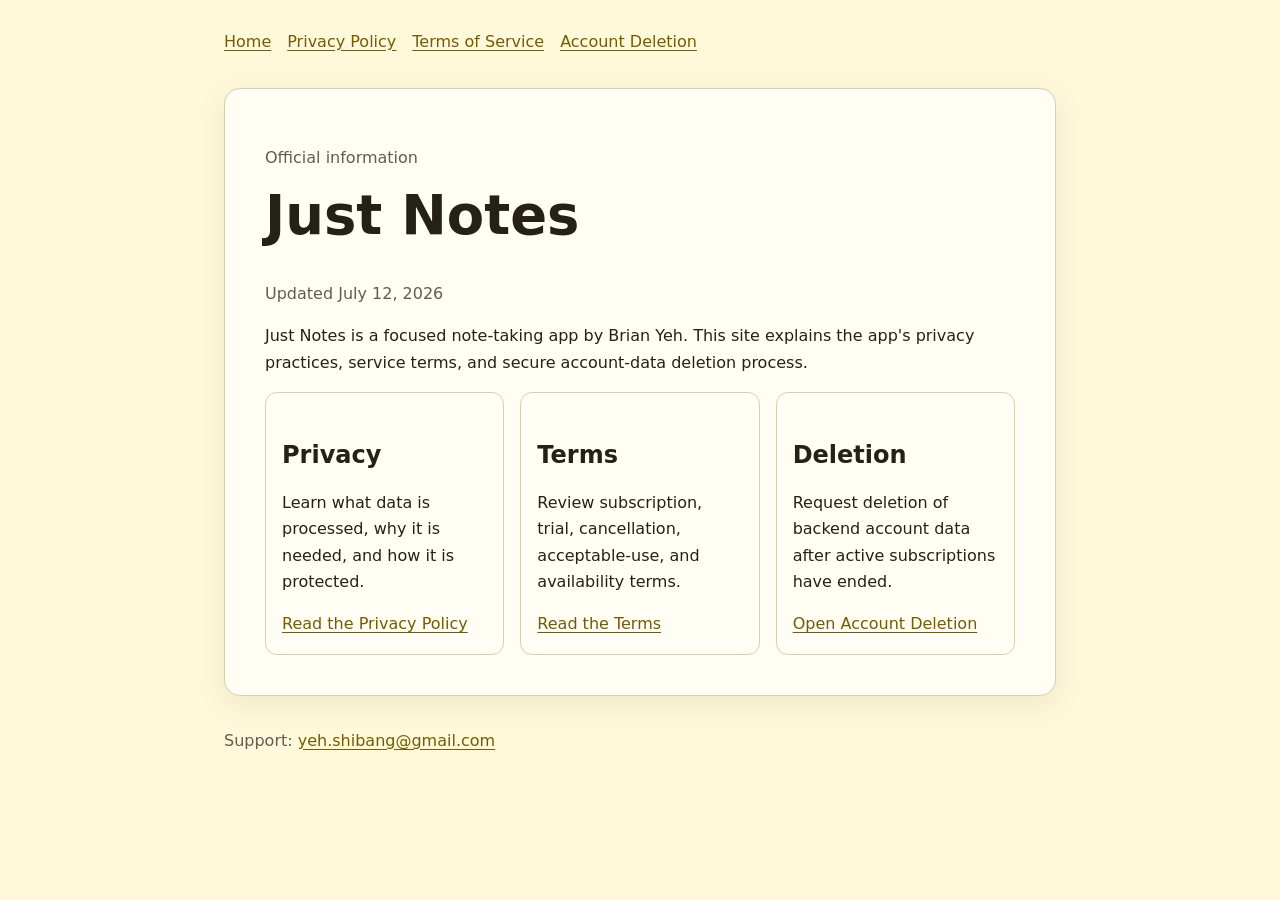
<file: site/index.html>
<!doctype html>
<html lang="en">
<head>
  <meta charset="utf-8">
  <meta name="viewport" content="width=device-width, initial-scale=1">
  <meta name="description" content="Official privacy, terms, and account deletion information for Just Notes.">
  <title>Just Notes — Legal and support</title>
  <link rel="stylesheet" href="./styles.css">
</head>
<body>
  <header>
    <nav aria-label="Legal navigation">
      <a href="./">Home</a>
      <a href="./privacy-policy/">Privacy Policy</a>
      <a href="./terms-of-service/">Terms of Service</a>
      <a href="./account-deletion/">Account Deletion</a>
    </nav>
  </header>
  <main>
    <p class="eyebrow">Official information</p>
    <h1>Just Notes</h1>
    <p class="updated">Updated July 12, 2026</p>
    <p>Just Notes is a focused note-taking app by Brian Yeh. This site explains the app's privacy practices, service terms, and secure account-data deletion process.</p>
    <div class="cards">
      <section class="card"><h2>Privacy</h2><p>Learn what data is processed, why it is needed, and how it is protected.</p><a href="./privacy-policy/">Read the Privacy Policy</a></section>
      <section class="card"><h2>Terms</h2><p>Review subscription, trial, cancellation, acceptable-use, and availability terms.</p><a href="./terms-of-service/">Read the Terms</a></section>
      <section class="card"><h2>Deletion</h2><p>Request deletion of backend account data after active subscriptions have ended.</p><a href="./account-deletion/">Open Account Deletion</a></section>
    </div>
  </main>
  <footer>Support: <a href="mailto:yeh.shibang@gmail.com">yeh.shibang@gmail.com</a></footer>
</body>
</html>
</file>
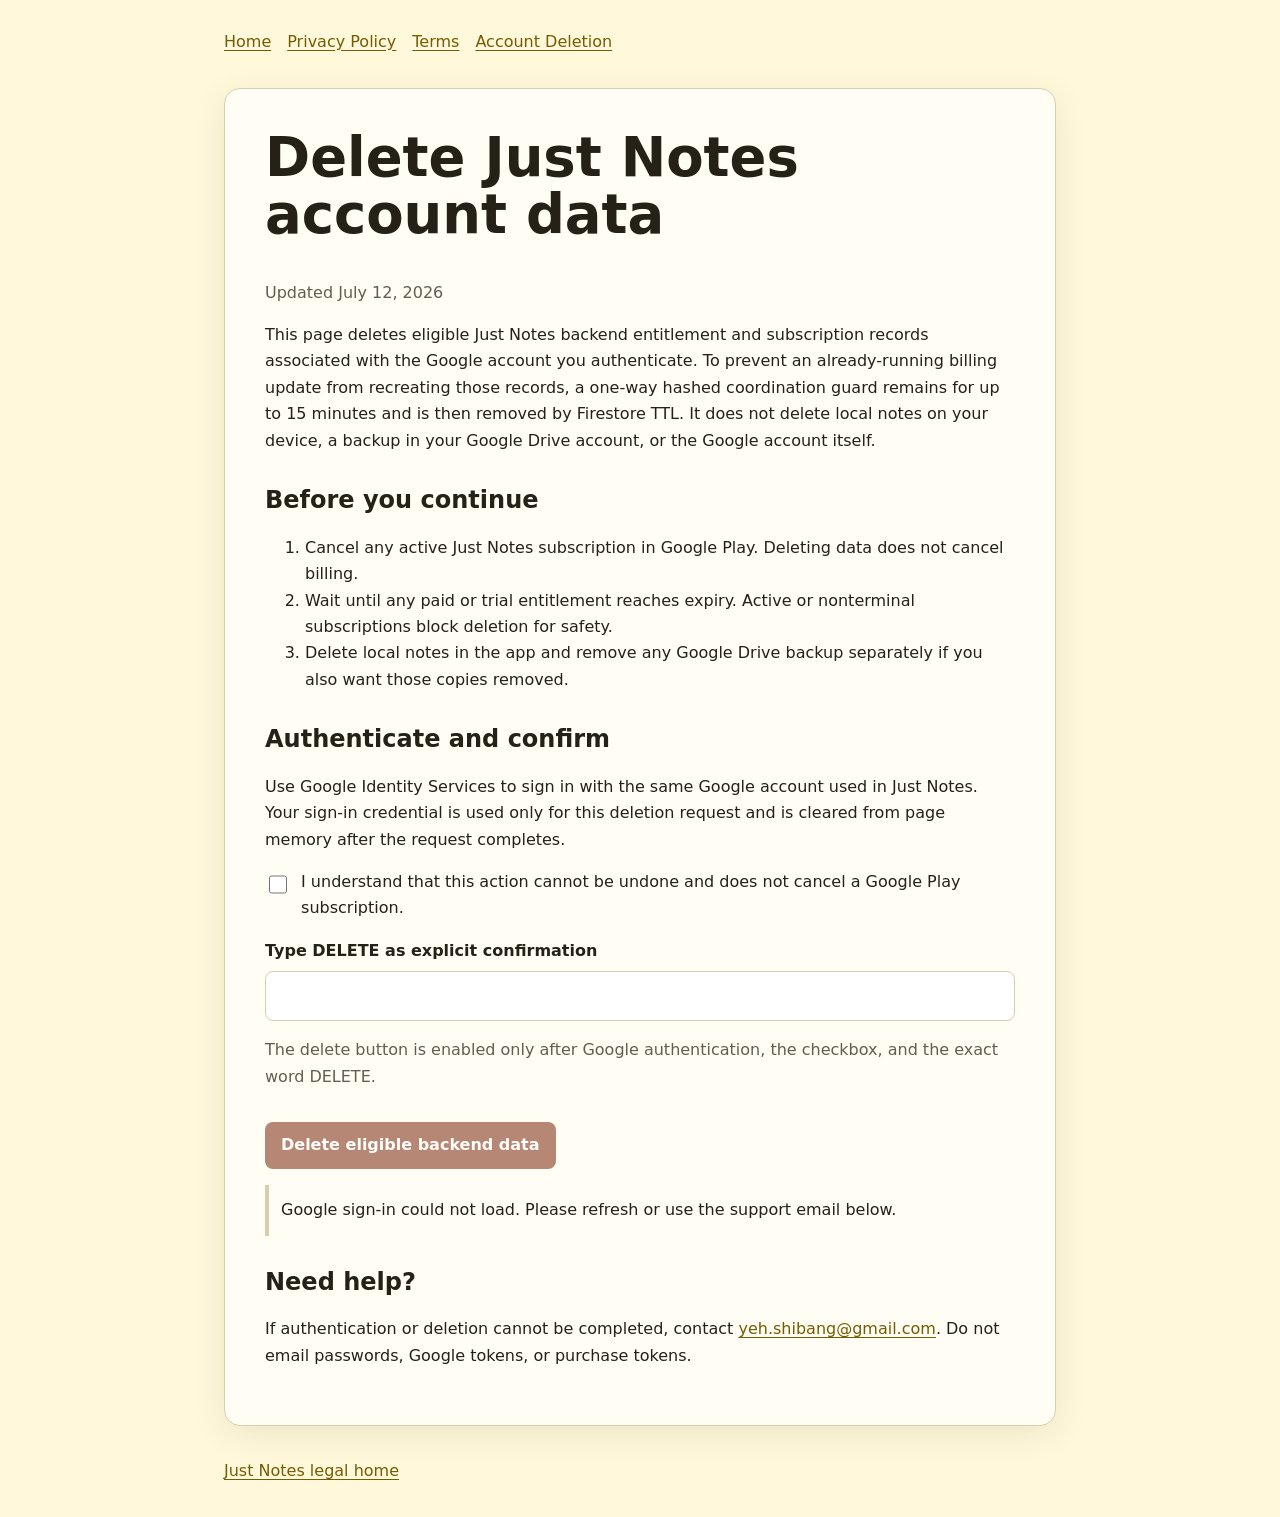
<file: site/account-deletion/index.html>
<!doctype html>
<html lang="en">
<head>
  <meta charset="utf-8">
  <meta name="viewport" content="width=device-width, initial-scale=1">
  <meta name="referrer" content="no-referrer">
  <meta name="description" content="Secure Just Notes account-data deletion request.">
  <title>Account Deletion — Just Notes</title>
  <link rel="stylesheet" href="../styles.css">
  <script src="https://accounts.google.com/gsi/client" async defer></script>
  <script src="./delete-account.js" defer></script>
</head>
<body>
  <header><nav aria-label="Legal navigation"><a href="../">Home</a><a href="../privacy-policy/">Privacy Policy</a><a href="../terms-of-service/">Terms</a><a href="./">Account Deletion</a></nav></header>
  <main>
    <h1>Delete Just Notes account data</h1>
    <p class="updated">Updated July 12, 2026</p>
    <p>This page deletes eligible Just Notes backend entitlement and subscription records associated with the Google account you authenticate. To prevent an already-running billing update from recreating those records, a one-way hashed coordination guard remains for up to 15 minutes and is then removed by Firestore TTL. It does not delete local notes on your device, a backup in your Google Drive account, or the Google account itself.</p>

    <h2>Before you continue</h2>
    <ol>
      <li>Cancel any active Just Notes subscription in Google Play. Deleting data does not cancel billing.</li>
      <li>Wait until any paid or trial entitlement reaches expiry. Active or nonterminal subscriptions block deletion for safety.</li>
      <li>Delete local notes in the app and remove any Google Drive backup separately if you also want those copies removed.</li>
    </ol>

    <h2>Authenticate and confirm</h2>
    <p>Use Google Identity Services to sign in with the same Google account used in Just Notes. Your sign-in credential is used only for this deletion request and is cleared from page memory after the request completes.</p>
    <div id="google-signin" aria-label="Sign in with Google"></div>

    <label class="check-row"><input id="understand" type="checkbox"> <span>I understand that this action cannot be undone and does not cancel a Google Play subscription.</span></label>
    <label for="confirmation">Type <strong>DELETE</strong> as explicit confirmation</label>
    <input id="confirmation" type="text" autocomplete="off" spellcheck="false" aria-describedby="confirmation-help">
    <p id="confirmation-help" class="muted">The delete button is enabled only after Google authentication, the checkbox, and the exact word DELETE.</p>
    <button id="delete-account" type="button" disabled>Delete eligible backend data</button>
    <p id="status" class="status" role="status" aria-live="polite">Sign in to begin.</p>

    <h2>Need help?</h2>
    <p>If authentication or deletion cannot be completed, contact <a href="mailto:yeh.shibang@gmail.com">yeh.shibang@gmail.com</a>. Do not email passwords, Google tokens, or purchase tokens.</p>
  </main>
  <footer><a href="../">Just Notes legal home</a></footer>
</body>
</html>
</file>
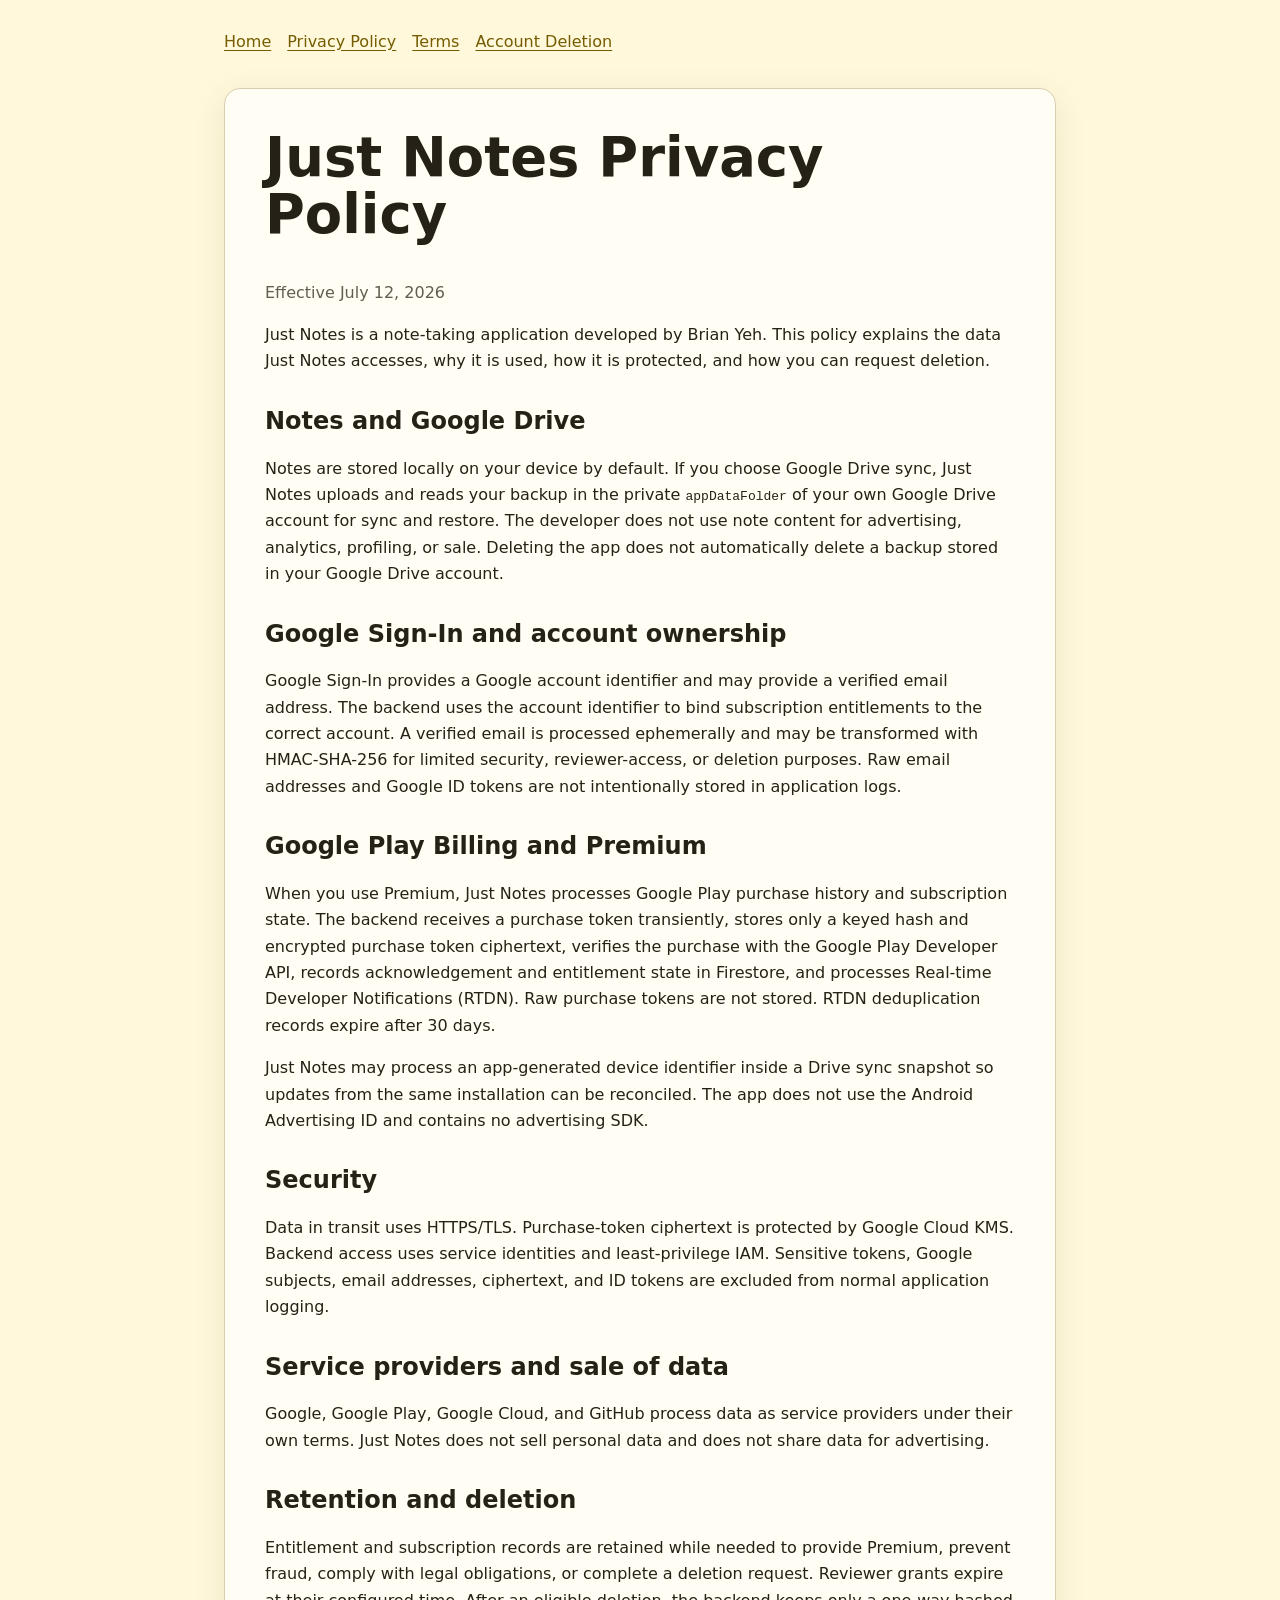
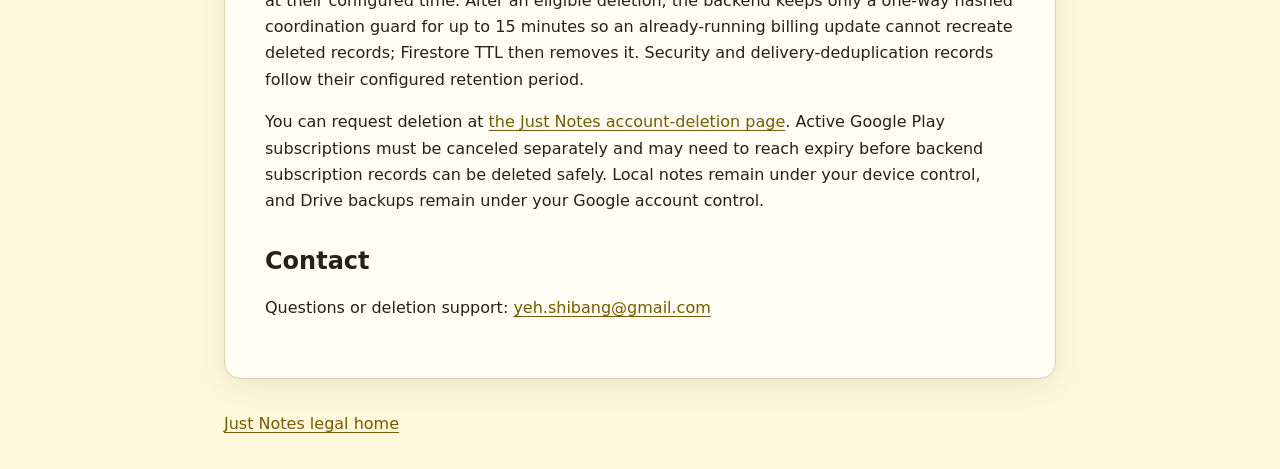
<file: site/privacy-policy/index.html>
<!doctype html>
<html lang="en">
<head>
  <meta charset="utf-8">
  <meta name="viewport" content="width=device-width, initial-scale=1">
  <meta name="description" content="Just Notes Privacy Policy.">
  <title>Privacy Policy — Just Notes</title>
  <link rel="stylesheet" href="../styles.css">
</head>
<body>
  <header><nav aria-label="Legal navigation"><a href="../">Home</a><a href="./">Privacy Policy</a><a href="../terms-of-service/">Terms</a><a href="../account-deletion/">Account Deletion</a></nav></header>
  <main>
    <h1>Just Notes Privacy Policy</h1>
    <p class="updated">Effective July 12, 2026</p>
    <p>Just Notes is a note-taking application developed by Brian Yeh. This policy explains the data Just Notes accesses, why it is used, how it is protected, and how you can request deletion.</p>

    <h2>Notes and Google Drive</h2>
    <p>Notes are stored locally on your device by default. If you choose Google Drive sync, Just Notes uploads and reads your backup in the private <code>appDataFolder</code> of your own Google Drive account for sync and restore. The developer does not use note content for advertising, analytics, profiling, or sale. Deleting the app does not automatically delete a backup stored in your Google Drive account.</p>

    <h2>Google Sign-In and account ownership</h2>
    <p>Google Sign-In provides a Google account identifier and may provide a verified email address. The backend uses the account identifier to bind subscription entitlements to the correct account. A verified email is processed ephemerally and may be transformed with HMAC-SHA-256 for limited security, reviewer-access, or deletion purposes. Raw email addresses and Google ID tokens are not intentionally stored in application logs.</p>

    <h2>Google Play Billing and Premium</h2>
    <p>When you use Premium, Just Notes processes Google Play purchase history and subscription state. The backend receives a purchase token transiently, stores only a keyed hash and encrypted purchase token ciphertext, verifies the purchase with the Google Play Developer API, records acknowledgement and entitlement state in Firestore, and processes Real-time Developer Notifications (RTDN). Raw purchase tokens are not stored. RTDN deduplication records expire after 30 days.</p>
    <p>Just Notes may process an app-generated device identifier inside a Drive sync snapshot so updates from the same installation can be reconciled. The app does not use the Android Advertising ID and contains no advertising SDK.</p>

    <h2>Security</h2>
    <p>Data in transit uses HTTPS/TLS. Purchase-token ciphertext is protected by Google Cloud KMS. Backend access uses service identities and least-privilege IAM. Sensitive tokens, Google subjects, email addresses, ciphertext, and ID tokens are excluded from normal application logging.</p>

    <h2>Service providers and sale of data</h2>
    <p>Google, Google Play, Google Cloud, and GitHub process data as service providers under their own terms. Just Notes does not sell personal data and does not share data for advertising.</p>

    <h2>Retention and deletion</h2>
    <p>Entitlement and subscription records are retained while needed to provide Premium, prevent fraud, comply with legal obligations, or complete a deletion request. Reviewer grants expire at their configured time. After an eligible deletion, the backend keeps only a one-way hashed coordination guard for up to 15 minutes so an already-running billing update cannot recreate deleted records; Firestore TTL then removes it. Security and delivery-deduplication records follow their configured retention period.</p>
    <p>You can request deletion at <a href="../account-deletion/">the Just Notes account-deletion page</a>. Active Google Play subscriptions must be canceled separately and may need to reach expiry before backend subscription records can be deleted safely. Local notes remain under your device control, and Drive backups remain under your Google account control.</p>

    <h2>Contact</h2>
    <p>Questions or deletion support: <a href="mailto:yeh.shibang@gmail.com">yeh.shibang@gmail.com</a></p>
  </main>
  <footer><a href="../">Just Notes legal home</a></footer>
</body>
</html>
</file>
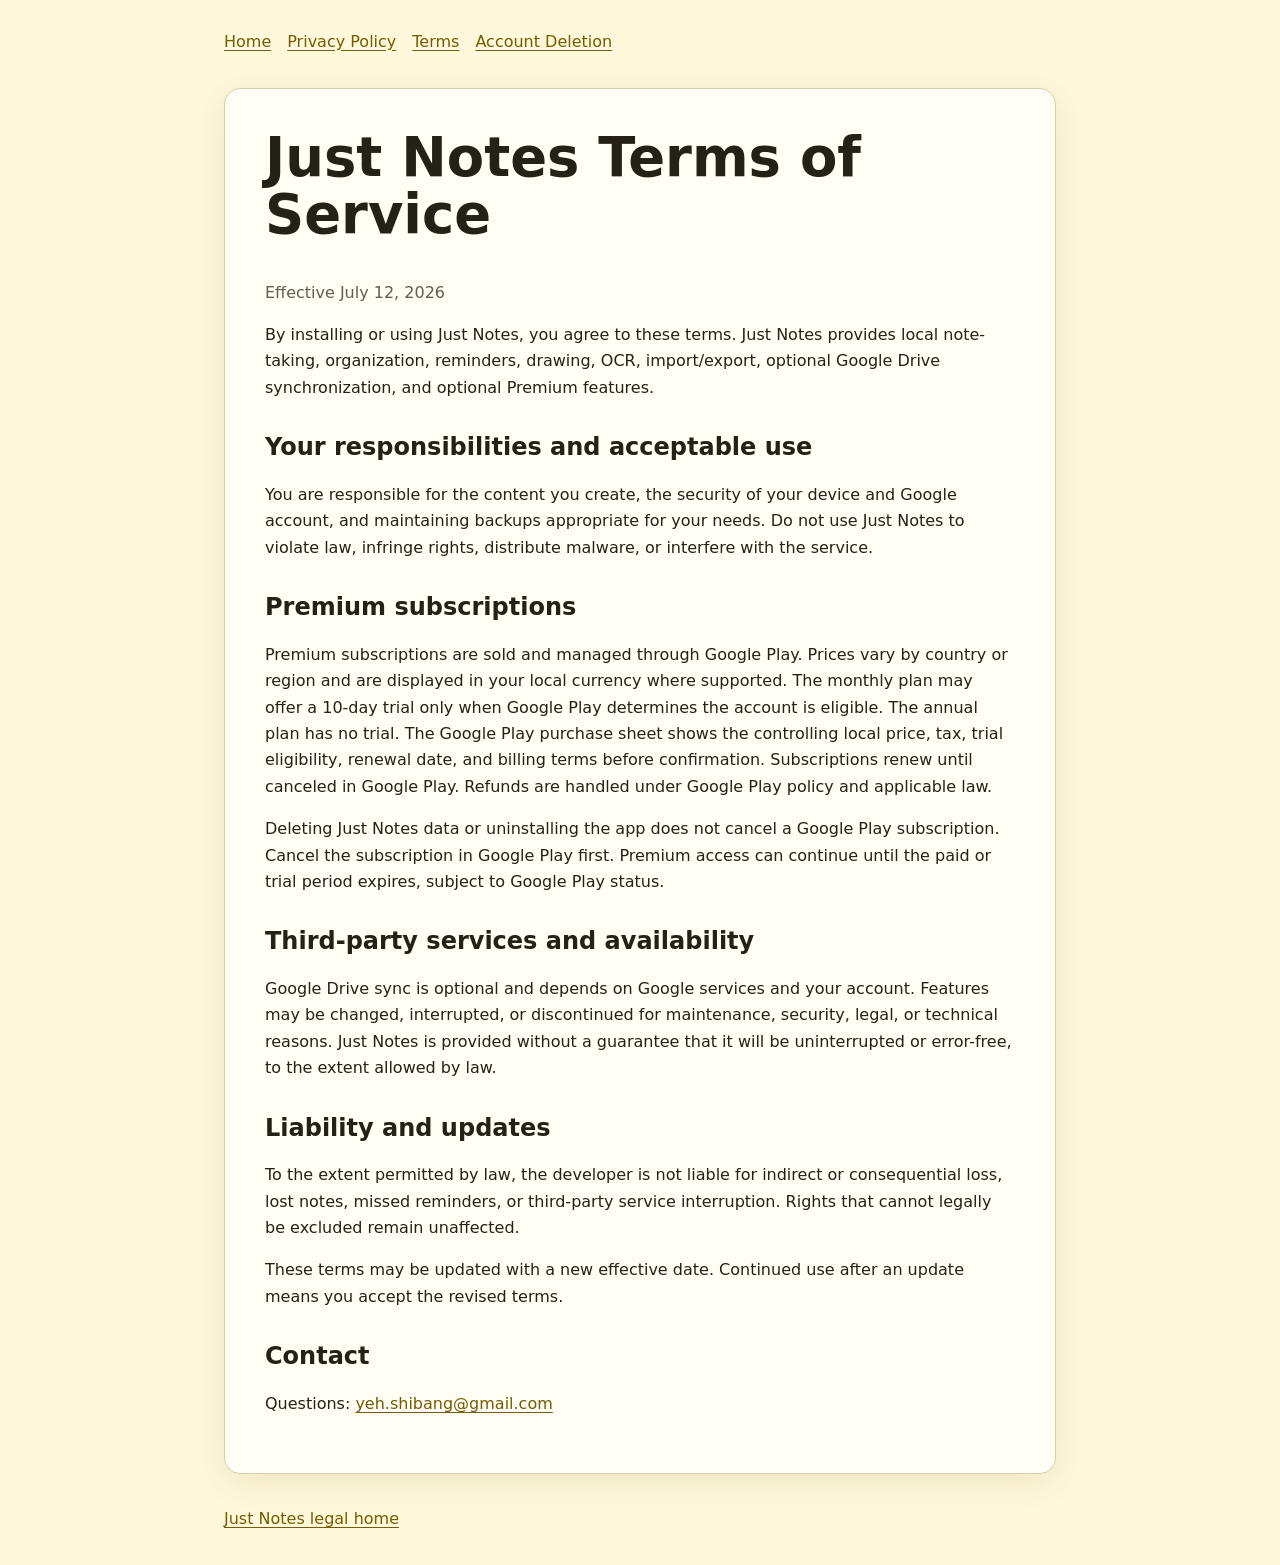
<file: site/terms-of-service/index.html>
<!doctype html>
<html lang="en">
<head>
  <meta charset="utf-8">
  <meta name="viewport" content="width=device-width, initial-scale=1">
  <meta name="description" content="Just Notes Terms of Service.">
  <title>Terms of Service — Just Notes</title>
  <link rel="stylesheet" href="../styles.css">
</head>
<body>
  <header><nav aria-label="Legal navigation"><a href="../">Home</a><a href="../privacy-policy/">Privacy Policy</a><a href="./">Terms</a><a href="../account-deletion/">Account Deletion</a></nav></header>
  <main>
    <h1>Just Notes Terms of Service</h1>
    <p class="updated">Effective July 12, 2026</p>
    <p>By installing or using Just Notes, you agree to these terms. Just Notes provides local note-taking, organization, reminders, drawing, OCR, import/export, optional Google Drive synchronization, and optional Premium features.</p>

    <h2>Your responsibilities and acceptable use</h2>
    <p>You are responsible for the content you create, the security of your device and Google account, and maintaining backups appropriate for your needs. Do not use Just Notes to violate law, infringe rights, distribute malware, or interfere with the service.</p>

    <h2>Premium subscriptions</h2>
    <p>Premium subscriptions are sold and managed through Google Play. Prices vary by country or region and are displayed in your local currency where supported. The monthly plan may offer a 10-day trial only when Google Play determines the account is eligible. The annual plan has no trial. The Google Play purchase sheet shows the controlling local price, tax, trial eligibility, renewal date, and billing terms before confirmation. Subscriptions renew until canceled in Google Play. Refunds are handled under Google Play policy and applicable law.</p>
    <p>Deleting Just Notes data or uninstalling the app does not cancel a Google Play subscription. Cancel the subscription in Google Play first. Premium access can continue until the paid or trial period expires, subject to Google Play status.</p>

    <h2>Third-party services and availability</h2>
    <p>Google Drive sync is optional and depends on Google services and your account. Features may be changed, interrupted, or discontinued for maintenance, security, legal, or technical reasons. Just Notes is provided without a guarantee that it will be uninterrupted or error-free, to the extent allowed by law.</p>

    <h2>Liability and updates</h2>
    <p>To the extent permitted by law, the developer is not liable for indirect or consequential loss, lost notes, missed reminders, or third-party service interruption. Rights that cannot legally be excluded remain unaffected.</p>
    <p>These terms may be updated with a new effective date. Continued use after an update means you accept the revised terms.</p>

    <h2>Contact</h2>
    <p>Questions: <a href="mailto:yeh.shibang@gmail.com">yeh.shibang@gmail.com</a></p>
  </main>
  <footer><a href="../">Just Notes legal home</a></footer>
</body>
</html>
</file>
<file: site/styles.css>
:root {
  color-scheme: light dark;
  --paper: #fff8db;
  --surface: #fffdf4;
  --ink: #252117;
  --muted: #625d50;
  --accent: #755c00;
  --border: #d8cfae;
  --focus: #005fcc;
}

* { box-sizing: border-box; }

body {
  margin: 0;
  font-family: system-ui, -apple-system, BlinkMacSystemFont, "Segoe UI", sans-serif;
  line-height: 1.65;
  color: var(--ink);
  background: var(--paper);
}

a { color: var(--accent); text-underline-offset: 0.18em; }
a:focus-visible, button:focus-visible, input:focus-visible {
  outline: 3px solid var(--focus);
  outline-offset: 3px;
}

header, main, footer {
  width: min(52rem, calc(100% - 2rem));
  margin-inline: auto;
}

header { padding: 1.25rem 0 0.5rem; }
nav { display: flex; flex-wrap: wrap; gap: 0.5rem 1rem; }
nav a, .button, button {
  min-height: 44px;
  display: inline-flex;
  align-items: center;
}

main {
  margin-block: 1rem 2rem;
  padding: clamp(1.25rem, 4vw, 2.5rem);
  background: var(--surface);
  border: 1px solid var(--border);
  border-radius: 1rem;
  box-shadow: 0 0.5rem 2rem rgb(80 64 0 / 10%);
}

h1 { font-size: clamp(2rem, 8vw, 3.4rem); line-height: 1.05; margin-top: 0; }
h2 { margin-top: 2rem; line-height: 1.2; }
.eyebrow, .updated, .muted { color: var(--muted); }
.cards { display: grid; gap: 1rem; grid-template-columns: repeat(auto-fit, minmax(13rem, 1fr)); }
.card { padding: 1rem; border: 1px solid var(--border); border-radius: 0.75rem; }

label { display: block; margin: 1rem 0 0.4rem; font-weight: 650; }
input[type="text"] {
  width: 100%;
  min-height: 48px;
  padding: 0.7rem;
  border: 1px solid var(--border);
  border-radius: 0.5rem;
  font: inherit;
  background: Canvas;
  color: CanvasText;
}
.check-row { display: flex; gap: 0.7rem; align-items: flex-start; font-weight: 400; }
.check-row input { margin-top: 0.35rem; inline-size: 1.2rem; block-size: 1.2rem; }
button {
  margin-top: 1rem;
  padding: 0.65rem 1rem;
  border: 0;
  border-radius: 0.5rem;
  font: inherit;
  font-weight: 700;
  color: white;
  background: #7d270e;
  cursor: pointer;
}
button:disabled { opacity: 0.55; cursor: not-allowed; }
.status { min-height: 3rem; padding: 0.75rem; border-left: 4px solid var(--border); }
footer { padding-bottom: 2rem; color: var(--muted); }

@media (prefers-color-scheme: dark) {
  :root {
    --paper: #18160f;
    --surface: #232016;
    --ink: #f6efd8;
    --muted: #c9bea0;
    --accent: #f3d66c;
    --border: #564d34;
    --focus: #81b8ff;
  }
}
</file>
